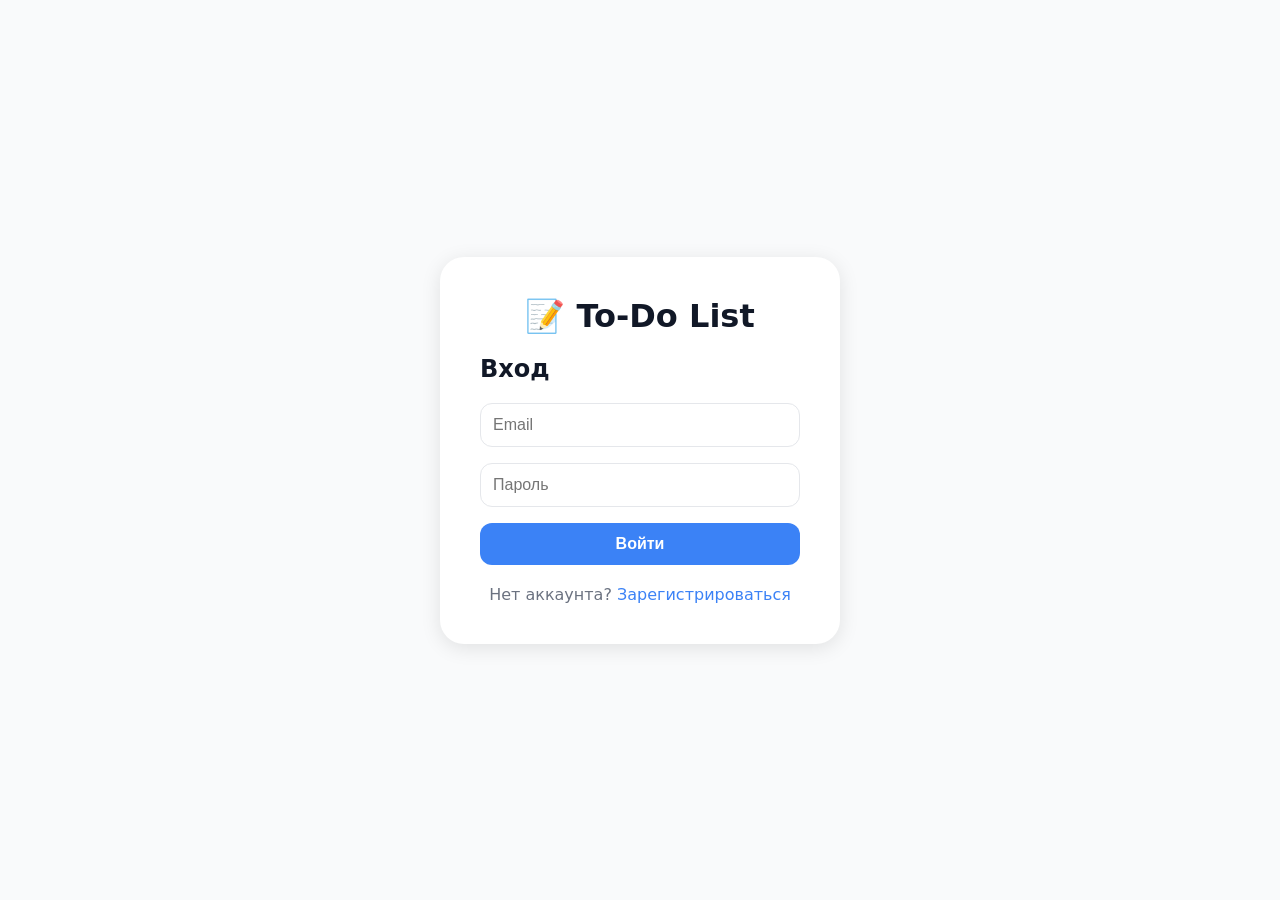
<file: frontend/login.html>
<!DOCTYPE html>
<html lang="ru">
<head>
    <meta charset="UTF-8">
    <meta name="viewport" content="width=device-width, initial-scale=1.0">
    <title>Вход - To-Do List</title>
    <link rel="stylesheet" href="style.css">
</head>
<body>
    <div class="container">
        <div class="auth-card">
            <h1>📝 To-Do List</h1>
            <h2>Вход</h2>
            <form id="loginForm">
                <input type="email" id="email" placeholder="Email" required>
                <input type="password" id="password" placeholder="Пароль" required>
                <button type="submit">Войти</button>
            </form>
            <p>Нет аккаунта? <a href="register.html">Зарегистрироваться</a></p>
            <div id="error" class="error hidden"></div>
        </div>
    </div>
    <script src="app.js"></script>
</body>
</html>
</file>
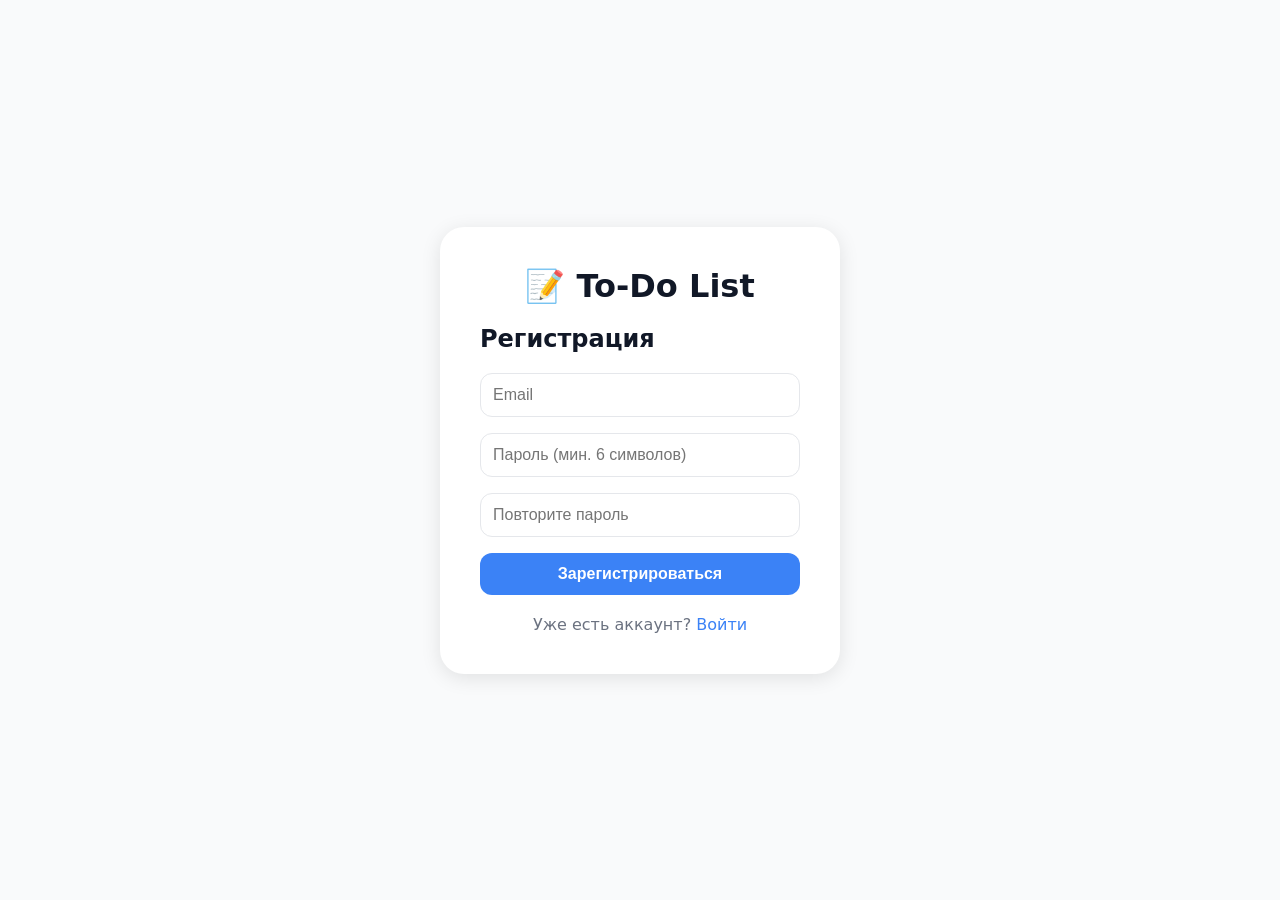
<file: frontend/register.html>
<!DOCTYPE html>
<html lang="ru">
<head>
    <meta charset="UTF-8">
    <meta name="viewport" content="width=device-width, initial-scale=1.0">
    <title>Регистрация - To-Do List</title>
    <link rel="stylesheet" href="style.css">
</head>
<body>
    <div class="container">
        <div class="auth-card">
            <h1>📝 To-Do List</h1>
            <h2>Регистрация</h2>
            <form id="registerForm">
                <input type="email" id="email" placeholder="Email" required>
                <input type="password" id="password" placeholder="Пароль (мин. 6 символов)" required>
                <input type="password" id="confirm" placeholder="Повторите пароль" required>
                <button type="submit">Зарегистрироваться</button>
            </form>
            <p>Уже есть аккаунт? <a href="login.html">Войти</a></p>
            <div id="error" class="error hidden"></div>
        </div>
    </div>
    <script src="app.js"></script>
</body>
</html>
</file>
<file: frontend/style.css>
* {
    margin: 0;
    padding: 0;
    box-sizing: border-box;
}

body {
    font-family: system-ui, -apple-system, 'Inter', sans-serif;
    background: #F9FAFB;
    color: #111827;
}

.container {
    min-height: 100vh;
    display: flex;
    align-items: center;
    justify-content: center;
    padding: 20px;
}

.auth-card {
    background: white;
    padding: 40px;
    border-radius: 24px;
    box-shadow: 0 4px 20px rgba(0,0,0,0.1);
    width: 100%;
    max-width: 400px;
}

.auth-card h1 {
    text-align: center;
    margin-bottom: 20px;
}

.auth-card h2 {
    margin-bottom: 20px;
    font-size: 24px;
}

.auth-card input {
    width: 100%;
    padding: 12px;
    margin-bottom: 16px;
    border: 1px solid #E5E7EB;
    border-radius: 12px;
    font-size: 16px;
}

.auth-card button {
    width: 100%;
    padding: 12px;
    background: #3B82F6;
    color: white;
    border: none;
    border-radius: 12px;
    font-size: 16px;
    font-weight: 600;
    cursor: pointer;
    transition: background 0.2s;
}

.auth-card button:hover {
    background: #2563EB;
}

.auth-card p {
    margin-top: 20px;
    text-align: center;
    color: #6B7280;
}

.auth-card a {
    color: #3B82F6;
    text-decoration: none;
}

.error {
    color: #EF4444;
    margin-top: 16px;
    text-align: center;
    padding: 12px;
    background: #FEE2E2;
    border-radius: 12px;
}

.hidden {
    display: none;
}

/* Основное приложение */
.app {
    max-width: 800px;
    margin: 0 auto;
    padding: 20px;
    min-height: 100vh;
}

header {
    display: flex;
    justify-content: space-between;
    align-items: center;
    margin-bottom: 24px;
}

.logout-btn {
    background: none;
    border: 1px solid #E5E7EB;
    padding: 8px 16px;
    border-radius: 20px;
    cursor: pointer;
    color: #6B7280;
}

/* Поиск */
.search-section {
    margin-bottom: 20px;
}

.search-box {
    display: flex;
    align-items: center;
    background: white;
    border: 1px solid #E5E7EB;
    border-radius: 16px;
    padding: 0 16px;
}

.search-icon {
    color: #9CA3AF;
    margin-right: 8px;
}

.search-box input {
    flex: 1;
    padding: 12px 0;
    border: none;
    outline: none;
    font-size: 16px;
}

.clear-search {
    background: none;
    border: none;
    font-size: 18px;
    cursor: pointer;
    color: #9CA3AF;
}

/* Фильтры */
.filters {
    display: flex;
    gap: 8px;
    margin-bottom: 20px;
}

.filter-btn {
    flex: 1;
    padding: 10px;
    background: white;
    border: 1px solid #E5E7EB;
    border-radius: 30px;
    cursor: pointer;
    font-size: 14px;
    transition: all 0.2s;
}

.filter-btn.active {
    background: #3B82F6;
    color: white;
    border-color: #3B82F6;
}

/* Статистика */
.stats {
    background: white;
    padding: 16px;
    border-radius: 16px;
    margin-bottom: 20px;
}

.stats-text {
    margin-bottom: 8px;
    font-size: 14px;
    color: #6B7280;
}

.progress-bar {
    background: #E5E7EB;
    border-radius: 20px;
    height: 8px;
    overflow: hidden;
}

.progress-fill {
    background: #10B981;
    height: 100%;
    border-radius: 20px;
    transition: width 0.3s ease;
}

/* Список задач */
.task-list {
    display: flex;
    flex-direction: column;
    gap: 12px;
    margin-bottom: 80px;
}

.task-card {
    background: white;
    border-radius: 16px;
    padding: 16px;
    display: flex;
    align-items: flex-start;
    gap: 12px;
    transition: all 0.2s ease;
    animation: fadeIn 0.3s ease;
}

.task-card:hover {
    box-shadow: 0 4px 12px rgba(0,0,0,0.1);
}

.task-card.done .task-title {
    text-decoration: line-through;
    color: #9CA3AF;
}

.task-checkbox {
    width: 24px;
    height: 24px;
    border-radius: 50%;
    border: 2px solid #3B82F6;
    background: white;
    cursor: pointer;
    flex-shrink: 0;
    transition: all 0.2s;
}

.task-checkbox.checked {
    background: #3B82F6;
    border-color: #3B82F6;
    position: relative;
}

.task-checkbox.checked::after {
    content: "✓";
    color: white;
    font-size: 14px;
    display: flex;
    align-items: center;
    justify-content: center;
    line-height: 1;
}

.task-content {
    flex: 1;
}

.task-title {
    font-weight: 500;
    margin-bottom: 4px;
    word-break: break-word;
}

.task-meta {
    display: flex;
    gap: 12px;
    font-size: 12px;
    color: #6B7280;
}

.task-meta .overdue {
    color: #EF4444;
}

.task-delete {
    background: none;
    border: none;
    font-size: 20px;
    cursor: pointer;
    color: #9CA3AF;
    padding: 4px;
    transition: color 0.2s;
}

.task-delete:hover {
    color: #EF4444;
}

@keyframes fadeIn {
    from {
        opacity: 0;
        transform: translateY(-10px);
    }
    to {
        opacity: 1;
        transform: translateY(0);
    }
}

.task-card.deleting {
    animation: slideOut 0.3s forwards;
}

@keyframes slideOut {
    to {
        transform: scaleX(0);
        opacity: 0;
        display: none;
    }
}

/* FAB кнопка */
.fab {
    position: fixed;
    bottom: 24px;
    right: 24px;
    width: 56px;
    height: 56px;
    border-radius: 28px;
    background: #3B82F6;
    color: white;
    border: none;
    font-size: 28px;
    cursor: pointer;
    box-shadow: 0 4px 12px rgba(0,0,0,0.2);
    transition: transform 0.2s;
}

.fab:hover {
    transform: scale(1.05);
}

/* Модалка */
.modal {
    position: fixed;
    top: 0;
    left: 0;
    right: 0;
    bottom: 0;
    background: rgba(0,0,0,0.5);
    z-index: 1000;
}

/* Иначе .modal { display } перебивает .hidden и модалка всегда на экране */
.modal:not(.hidden) {
    display: flex;
    align-items: center;
    justify-content: center;
}

.modal-content {
    background: white;
    border-radius: 24px;
    padding: 24px;
    width: 90%;
    max-width: 500px;
}

.modal-header {
    display: flex;
    align-items: center;
    justify-content: space-between;
    gap: 12px;
    margin-bottom: 20px;
}

.modal-header h3 {
    margin-bottom: 0;
}

.modal-close {
    flex-shrink: 0;
    width: 40px;
    height: 40px;
    border: none;
    background: #F3F4F6;
    border-radius: 12px;
    font-size: 18px;
    line-height: 1;
    cursor: pointer;
    color: #6B7280;
}

.modal-close:hover {
    background: #E5E7EB;
    color: #111827;
}

.modal-content input,
.modal-content textarea {
    width: 100%;
    padding: 12px;
    margin-bottom: 16px;
    border: 1px solid #E5E7EB;
    border-radius: 12px;
    font-size: 16px;
    font-family: inherit;
}

.modal-buttons {
    display: flex;
    gap: 12px;
    margin-top: 20px;
}

.modal-buttons button {
    flex: 1;
    padding: 12px;
    border-radius: 12px;
    cursor: pointer;
}

.modal-buttons button:first-child {
    background: #F3F4F6;
    border: none;
}

.modal-buttons button:last-child {
    background: #3B82F6;
    color: white;
    border: none;
}

.loading, .empty-state {
    text-align: center;
    padding: 40px;
    color: #6B7280;
}

/* Адаптивность */
@media (max-width: 768px) {
    .app {
        padding: 16px;
    }

    .task-card {
        padding: 12px;
    }

    .task-checkbox {
        width: 20px;
        height: 20px;
    }

    .fab {
        bottom: 16px;
        right: 16px;
        width: 48px;
        height: 48px;
        font-size: 24px;
    }
}
</file>
